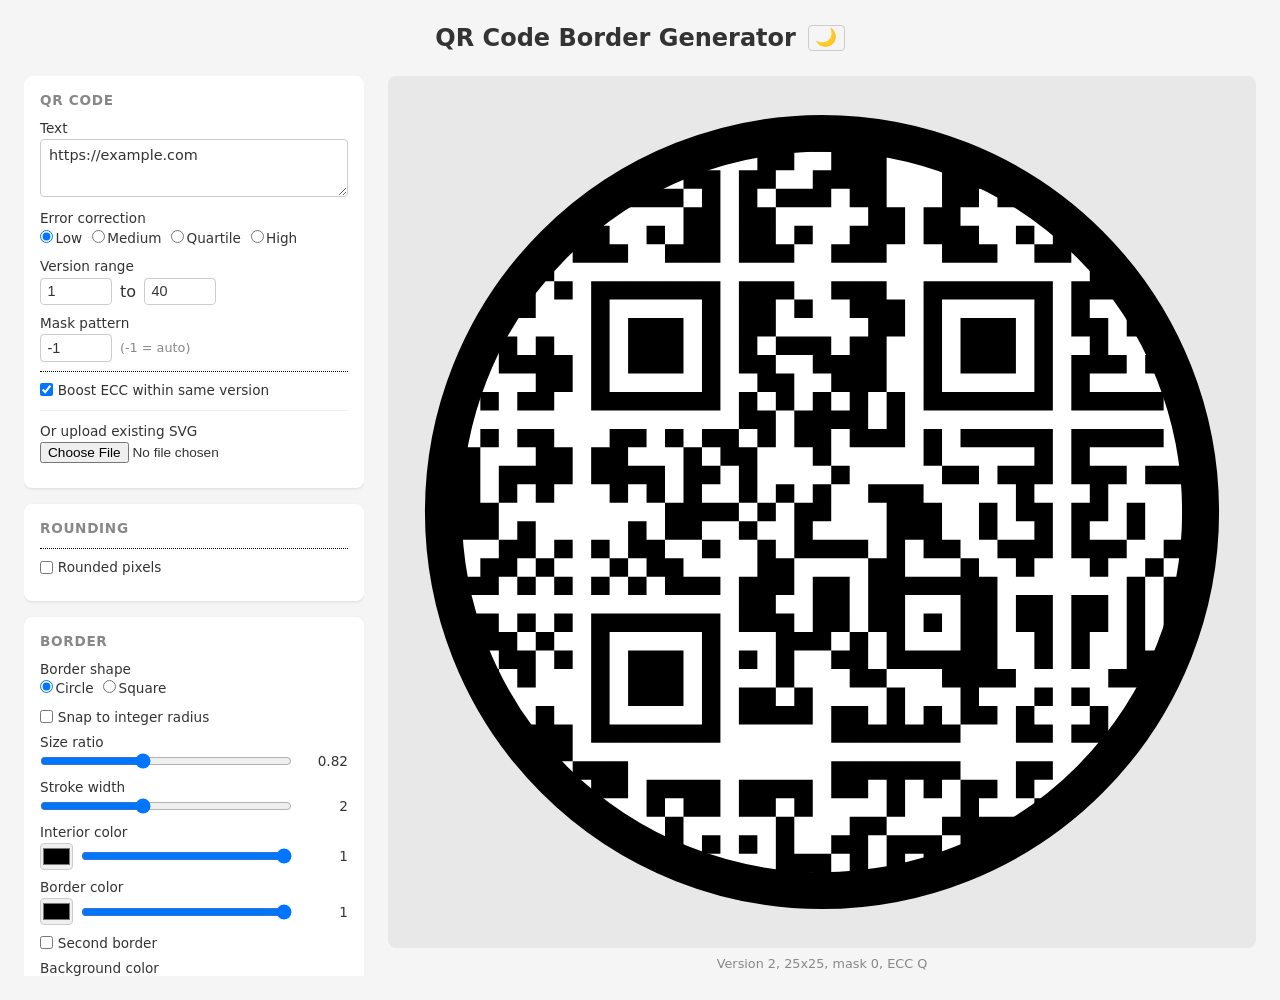
<file: index.html>
<!DOCTYPE html>
<html>
<head>
  <meta charset="UTF-8">
  <title>QR Code Border Generator</title>
  <link rel="stylesheet" href="base.css">
  <link rel="preload" as="style" href="index.css" onload="rel='stylesheet'">
</head>
<body>
  <div class="container">
    <div class="header">
      <h1>QR Code Border Generator</h1>
      <button id="theme-toggle" title="Toggle dark/light mode"></button>
    </div>
    <div class="layout">
      <div class="controls">

        <div class="panel">
          <h2>QR Code</h2>
          <div class="field">
            <label>Text</label>
            <textarea id="text-input" placeholder="Enter text for QR code">https://example.com</textarea>
          </div>
          <div class="field">
            <label>Error correction</label>
            <div class="radio-group">
              <label><input type="radio" name="ecc" value="low" checked>Low</label>
              <label><input type="radio" name="ecc" value="medium">Medium</label>
              <label><input type="radio" name="ecc" value="quartile">Quartile</label>
              <label><input type="radio" name="ecc" value="high">High</label>
            </div>
          </div>
          <div class="field">
            <label>Version range</label>
            <div class="field-row">
              <input type="number" id="version-min" value="1" min="1" max="40" step="1">
              <span>to</span>
              <input type="number" id="version-max" value="40" min="1" max="40" step="1">
            </div>
          </div>
          <div class="field">
            <label>Mask pattern</label>
            <div class="field-row">
              <input type="number" id="mask-input" value="-1" min="-1" max="7" step="1">
              <span style="font-size:0.8rem;color:var(--heading-muted)">(-1 = auto)</span>
            </div>
          </div>
          <div class="checkbox-row">
            <input type="checkbox" id="boost-ecc" checked>
            <label for="boost-ecc">Boost ECC within same version</label>
          </div>
          <div class="separator"></div>
          <div class="field file-upload">
            <label>Or upload existing SVG</label>
            <input type="file" id="file-input" accept=".svg">
          </div>
        </div>

        <div class="panel">
          <h2>Rounding</h2>
          <div class="checkbox-row">
            <input type="checkbox" id="rounded-pixels">
            <label for="rounded-pixels">Rounded pixels</label>
          </div>
          <div id="rounded-pixels-fields" style="display:none">
            <div class="field">
              <label>Outer radius</label>
              <div class="field-row">
                <input type="range" id="rounded-radius" min="0" max="0.5" step="0.01" value="0.3">
                <span class="range-value" id="rounded-radius-value">0.3</span>
              </div>
            </div>
            <div class="field">
              <label>Inner radius</label>
              <div class="field-row">
                <input type="range" id="rounded-inner" min="0" max="0.5" step="0.01" value="0.3">
                <span class="range-value" id="rounded-inner-value">0.3</span>
              </div>
            </div>
            <div class="checkbox-row">
              <input type="checkbox" id="full-l-corners">
              <label for="full-l-corners">Full-radius L-corners</label>
            </div>
            <div class="checkbox-row" id="skip-checker-l-corners-row" style="display:none; padding-left: 1.5em;">
              <input type="checkbox" id="skip-checker-l-corners">
              <label for="skip-checker-l-corners">Skip at diagonal neighbors</label>
            </div>
            <div class="field">
              <label>Renderer</label>
              <div class="radio-group">
                <label><input type="radio" name="renderer" value="per-pixel" checked>Per pixel</label>
                <label><input type="radio" name="renderer" value="clean-path">Clean path</label>
                <label><input type="radio" name="renderer" value="contour">Contour</label>
              </div>
            </div>
            <div class="field">
              <label>Connect diagonals</label>
              <div class="field-row">
                <input type="range" id="connect-diagonals" min="0" max="5" step="0.25" value="0">
                <span class="range-value" id="connect-diagonals-value">Off</span>
                <select id="cd-order">
                  <option value="default">Islands first</option>
                  <option value="reverse">Bays first</option>
                  <option value="random">Random</option>
                </select>
              </div>
            </div>
            <div class="checkbox-row">
              <input type="checkbox" id="diag-only">
              <label for="diag-only">Suppress corners at diagonals</label>
            </div>
            <div class="field">
              <label>Tip style <a href="tip-editor.html" target="_blank" class="edit-link">Edit…</a></label>
              <select id="tip-style"></select>
            </div>
            <div id="tip-mix-sliders" style="display:none"></div>
            <div class="field">
              <label>Tip base</label>
              <div class="field-row">
                <input type="range" id="tip-base" min="0" max="0.9" step="0.05" value="0">
                <output id="tip-base-val">0</output>
              </div>
            </div>
            <div class="field">
              <label>Island style <a href="island-editor.html" target="_blank" class="edit-link">Edit…</a></label>
              <select id="island-style"></select>
            </div>
            <div id="island-mix-sliders" style="display:none"></div>
            <div class="field">
              <label>Jiggle</label>
              <div class="field-row">
                <input type="range" id="jiggle" min="0" max="1" step="0.01" value="0">
                <span class="range-value" id="jiggle-value">0</span>
              </div>
            </div>
            <div class="field">
              <label>Wobble freq</label>
              <div class="field-row">
                <input type="range" id="wobble-freq" min="0" max="0.2" step="0.001" value="0">
                <span class="range-value" id="wobble-freq-value">0</span>
              </div>
            </div>
            <div class="field">
              <label>Wobble octaves</label>
              <div class="field-row">
                <input type="range" id="wobble-octaves" min="1" max="5" step="1" value="3">
                <span class="range-value" id="wobble-octaves-value">3</span>
              </div>
            </div>
            <div class="field">
              <label>Wobble scale</label>
              <div class="field-row">
                <input type="range" id="wobble-scale" min="0" max="2" step="0.01" value="0">
                <span class="range-value" id="wobble-scale-value">0</span>
              </div>
            </div>
            <div class="field">
              <label>Finder ring</label>
              <select id="finder-ring">
                <option value="solid">Solid</option>
                <option value="split">Split</option>
                <option value="random-split">Random split</option>
                <option value="random">Random</option>
              </select>
            </div>
            <div class="field" id="finder-ring-seed-field" style="display:none">
              <label>Ring seed</label>
              <div class="field-row">
                <input type="number" id="finder-ring-seed" value="0" min="0" step="1">
              </div>
            </div>
            <div class="field" id="finder-ring-cut-field" style="display:none">
              <label>Ring cut freq</label>
              <div class="field-row">
                <input type="range" id="finder-ring-cut" min="0" max="1" step="0.01" value="0.5">
                <span class="range-value" id="finder-ring-cut-value">0.50</span>
              </div>
            </div>
            <div class="field">
              <label>Finder center</label>
              <select id="finder-center">
                <option value="solid">Solid</option>
                <option value="cross">Cross + corners</option>
                <option value="scatter">Scatter</option>
                <option value="random">Random</option>
                <option value="mix">Mix</option>
              </select>
            </div>
            <div id="finder-center-mix" style="display:none"></div>
            <div class="field" id="finder-seed-field" style="display:none">
              <label>Center seed</label>
              <div class="field-row">
                <input type="number" id="finder-seed" value="0" min="0" step="1">
              </div>
            </div>
          </div>
        </div>

        <div class="panel">
          <h2>Border</h2>
          <div class="field">
            <label>Border shape</label>
            <div class="radio-group">
              <label><input type="radio" name="border-shape" value="circle" checked>Circle</label>
              <label><input type="radio" name="border-shape" value="square">Square</label>
            </div>
          </div>
          <div class="field" id="corner-radius-field" style="display:none">
            <label>Corner radius</label>
            <div class="field-row">
              <input type="range" id="corner-radius" min="0" max="1" step="0.01" value="0">
              <span class="range-value" id="corner-radius-value">0</span>
            </div>
          </div>
          <div class="checkbox-row">
            <input type="checkbox" id="snap-radius">
            <label for="snap-radius">Snap to integer radius</label>
          </div>
          <div class="field">
            <label>Size ratio</label>
            <div class="field-row">
              <input type="range" id="circle-ratio" min="0.5" max="1.3" step="0.01" value="0.82">
              <span class="range-value" id="circle-ratio-value">0.82</span>
            </div>
          </div>
          <div class="field">
            <label>Stroke width</label>
            <div class="field-row">
              <input type="range" id="stroke-width" min="0" max="5" step="0.25" value="2">
              <span class="range-value" id="stroke-width-value">2</span>
            </div>
          </div>
          <div class="field">
            <label>Interior color</label>
            <div class="field-row">
              <input type="color" id="fg-color" value="#000000" style="width:2.5em;height:2em;padding:0;border:1px solid #ccc;border-radius:4px;">
              <input type="range" id="fg-alpha" min="0" max="1" step="0.01" value="1">
              <span class="range-value" id="fg-alpha-value">1</span>
            </div>
          </div>
          <div class="field">
            <label>Border color</label>
            <div class="field-row">
              <input type="color" id="border-color" value="#000000" style="width:2.5em;height:2em;padding:0;border:1px solid #ccc;border-radius:4px;">
              <input type="range" id="border-alpha" min="0" max="1" step="0.01" value="1">
              <span class="range-value" id="border-alpha-value">1</span>
            </div>
          </div>
          <div class="checkbox-row">
            <input type="checkbox" id="border2-enabled">
            <label for="border2-enabled">Second border</label>
          </div>
          <div id="border2-fields" style="display:none">
            <div class="field">
              <label>Second border color</label>
              <div class="field-row">
                <input type="color" id="border2-color" value="#ffffff" style="width:2.5em;height:2em;padding:0;border:1px solid #ccc;border-radius:4px;">
              <input type="range" id="border2-alpha" min="0" max="1" step="0.01" value="1">
              <span class="range-value" id="border2-alpha-value">1</span>
              </div>
            </div>
            <div class="field">
              <label>Second border width</label>
              <div class="field-row">
                <input type="range" id="border2-width" min="0" max="10" step="0.25" value="4">
                <span class="range-value" id="border2-width-value">4</span>
              </div>
            </div>
            <div class="field">
              <label>Second border offset</label>
              <div class="field-row">
                <input type="range" id="border2-offset" min="-5" max="5" step="0.25" value="0">
                <span class="range-value" id="border2-offset-value">0</span>
              </div>
            </div>
            <div class="checkbox-row">
              <input type="checkbox" id="border2-trim">
              <label for="border2-trim">Trim fluff at border</label>
            </div>
          </div>
          <div class="field">
            <label>Background color</label>
            <div class="field-row">
              <input type="color" id="bg-color" value="#ffffff" style="width:2.5em;height:2em;padding:0;border:1px solid #ccc;border-radius:4px;">
              <input type="range" id="bg-alpha" min="0" max="1" step="0.01" value="1">
              <span class="range-value" id="bg-alpha-value">1</span>
            </div>
          </div>
          <div class="field">
            <label>Background shape</label>
            <div class="radio-group">
              <label><input type="radio" name="bg-shape" value="rect">Rectangle</label>
              <label><input type="radio" name="bg-shape" value="circle" checked>Border</label>
            </div>
          </div>
          <div class="field">
            <label>Fluff gap</label>
            <div class="field-row">
              <input type="range" id="gap" min="0" max="5" step="1" value="1">
              <span class="range-value" id="gap-value">1</span>
            </div>
          </div>
          <div class="field">
            <label>Flank gap</label>
            <div class="field-row">
              <input type="range" id="flank-gap" min="0" max="5" step="1" value="1">
              <span class="range-value" id="flank-gap-value">1</span>
            </div>
          </div>
          <div class="checkbox-row">
            <input type="checkbox" id="shuffle">
            <label for="shuffle">Shuffle fluff</label>
          </div>
          <div class="checkbox-row">
            <input type="checkbox" id="rand-align" checked>
            <label for="rand-align">Randomize alignments</label>
          </div>
          <div class="checkbox-row">
            <input type="checkbox" id="rand-fluff">
            <label for="rand-fluff">Random fluff</label>
          </div>
          <div class="checkbox-row">
            <input type="checkbox" id="no-fluff">
            <label for="no-fluff">No fluff</label>
          </div>
        </div>

        <div class="panel">
          <h2>Puzzle</h2>
          <div class="checkbox-row">
            <input type="checkbox" id="obfuscate">
            <label for="obfuscate">Obfuscate (puzzle)</label>
          </div>
          <div id="obfuscate-fields" style="display:none">
            <div class="field">
              <label>Top-left finder</label>
              <div class="field-row">
                <input type="range" id="obf-tl" min="0" max="1" step="0.01" value="0">
                <span class="range-value" id="obf-tl-value">0</span>
              </div>
            </div>
            <div class="field">
              <label>Top-right finder</label>
              <div class="field-row">
                <input type="range" id="obf-tr" min="0" max="1" step="0.01" value="0">
                <span class="range-value" id="obf-tr-value">0</span>
              </div>
            </div>
            <div class="field">
              <label>Bottom-left finder</label>
              <div class="field-row">
                <input type="range" id="obf-bl" min="0" max="1" step="0.01" value="0">
                <span class="range-value" id="obf-bl-value">0</span>
              </div>
            </div>
            <div class="field">
              <label>Alignment patterns</label>
              <div class="field-row">
                <input type="range" id="obf-align" min="0" max="1" step="0.01" value="0">
                <span class="range-value" id="obf-align-value">0</span>
              </div>
            </div>
            <div class="checkbox-row">
              <input type="checkbox" id="obf-dark-only">
              <label for="obf-dark-only">Dark regions only</label>
            </div>
            <div class="checkbox-row">
              <input type="checkbox" id="obf-border">
              <label for="obf-border">Overlay border</label>
            </div>
            <div class="field">
              <label>Overlay tint</label>
              <input type="text" id="obf-tint" value="rgba(0,0,30,0.1)">
            </div>
          </div>
        </div>

        <div class="panel">
          <h2>Debug</h2>
          <div class="checkbox-row">
            <input type="checkbox" id="colorful">
            <label for="colorful">Debug (colorful)</label>
          </div>
        </div>

        <div class="btn-row">
          <button class="btn btn-primary" id="download-btn">Download SVG</button>
          <div class="repro-menu" id="repro-menu">
            <button class="btn btn-secondary" id="repro-btn">Repro JSON</button>
            <div class="repro-dropdown">
              <button class="repro-item" id="repro-copy">Copy</button>
              <button class="repro-item" id="repro-download">Download</button>
              <button class="repro-item" id="repro-open">Open file...</button>
              <label class="repro-item repro-paste-label">
                <span class="repro-paste-area">
                  <textarea class="repro-paste-input" rows="1"></textarea>
                  <span class="repro-paste-hint">Paste JSON</span>
                </span>
              </label>
            </div>
            <input type="file" id="repro-file-input" accept=".json" style="display:none">
          </div>
        </div>
      </div>

      <div class="preview">
        <div id="preview-svg"></div>
        <div class="stats" id="stats"></div>
        <div class="step-controls" id="step-controls" style="margin-top:0.5rem;display:none;align-items:center;gap:0.5rem;width:100%;max-width:500px;">
          <button id="step-play" class="btn btn-secondary" style="flex:none;width:2.2em;height:2.2em;padding:0;font-size:1rem;">&#9654;</button>
          <input type="range" id="step-slider" min="0" max="10" value="10" style="flex:1;">
          <span id="step-label" style="font-size:0.8rem;color:var(--heading-muted);min-width:5em;text-align:right;">All</span>
        </div>
      </div>
    </div>
  </div>
  <script src="theme-toggle.js"></script>
  <script src="qrcodegen.js"></script>
  <script type="module" src="index.mjs"></script>
</body>
</html>
</file>
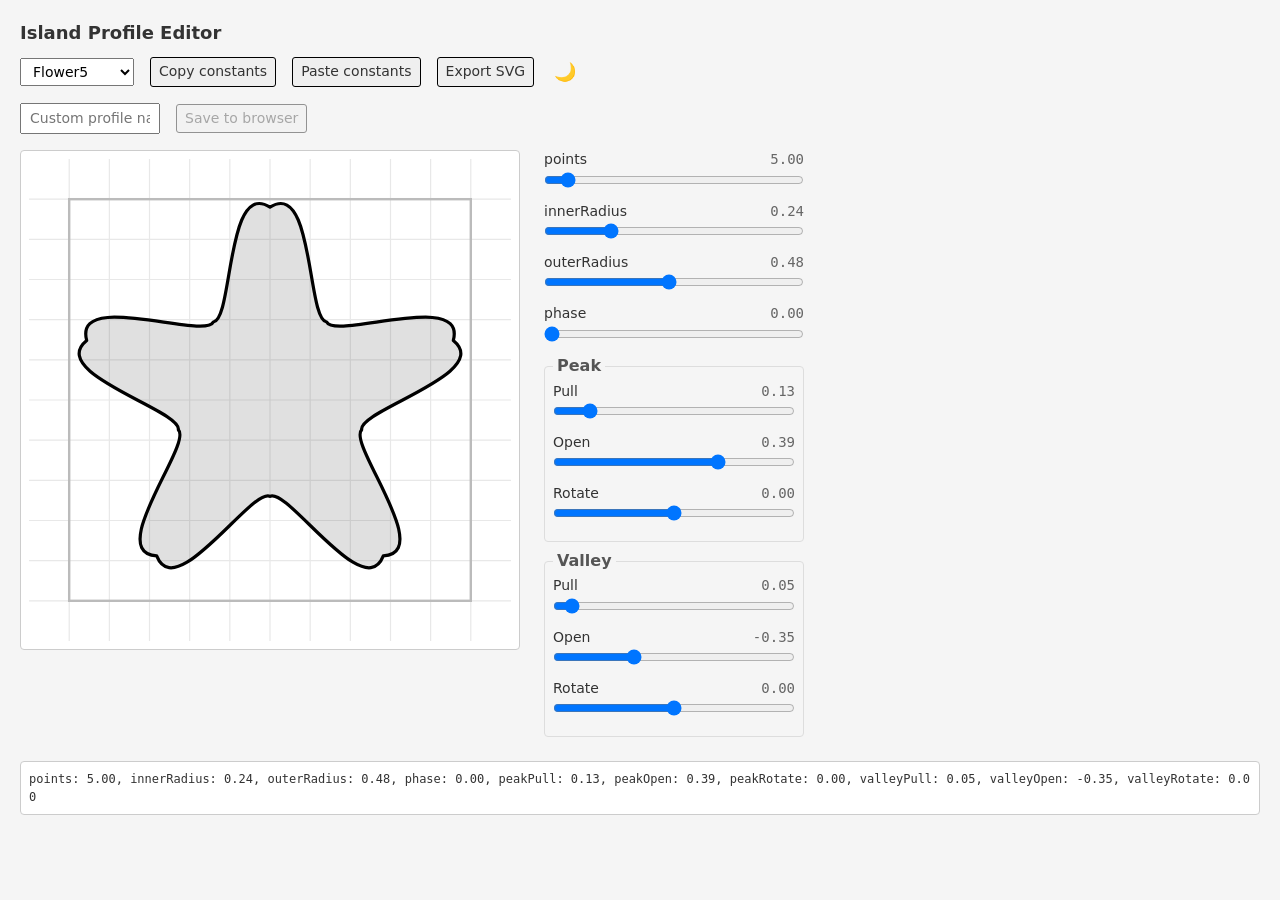
<file: island-editor.html>
<!DOCTYPE html>
<html lang="en">
<head>
  <meta charset="utf-8" />
  <title>Island Profile Editor</title>
  <link rel="stylesheet" href="base.css">
  <link rel="stylesheet" href="profile-editor.css">
</head>
<body>
  <h1>Island Profile Editor</h1>

  <div class="top">
    <select id="style-select"></select>
    <button id="copy-btn">Copy constants</button>
    <label class="paste-label"><span class="paste-area"><textarea class="paste-input" rows="1"></textarea><span class="paste-hint">Paste constants</span></span></label>
    <button id="export-btn">Export SVG</button>
    <button id="theme-toggle" title="Toggle dark/light mode"></button>
    <span id="copy-msg"></span>
  </div>
  <div class="top save-row">
    <input type="text" id="save-name" placeholder="Custom profile name">
    <button id="save-btn">Save to browser</button>
    <button id="delete-btn" style="display:none">Delete</button>
  </div>

  <div class="main">
    <div class="canvas-wrap">
      <svg id="canvas" viewBox="-0.12 -0.12 1.24 1.24" width="500" height="500">
        <g id="grid"></g>
        <rect x="0" y="0" width="1" height="1" fill="none" stroke="#bbb" stroke-width="0.006"></rect>
        <path id="shape" fill="rgba(0,0,0,0.12)" stroke="#000" stroke-width="0.008" stroke-linejoin="round"></path>
      </svg>
    </div>
    <div class="sliders" id="sliders"></div>
  </div>

  <div class="code-out" id="code-out"></div>

  <script type="module">
    import { ISLAND_PROFILES, buildRadialIslandPath } from "./island-profiles.mjs";
    import { initProfileEditor } from "./profile-editor.mjs";

    initProfileEditor({
      profiles: ISLAND_PROFILES,
      lsKey: "qr-custom-island-profiles",
      defaultStyle: "flower5",
      buildPath: (_style, params) => buildRadialIslandPath(0.5, 0.5, params),
      sliderRange(name) {
        if (name === "points") return { min: 2, max: 48, step: 1 };
        if (name === "phase") return { min: 0, max: 1, step: 0.01 };
        if (name.endsWith("Open") || name.endsWith("Rotate")) return { min: -1, max: 1, step: 0.01 };
        return { min: 0, max: 1, step: 0.01 };
      },
      exportPrefix: "island",
    });
  </script>
  <script src="theme-toggle.js"></script>
</body>
</html>
</file>
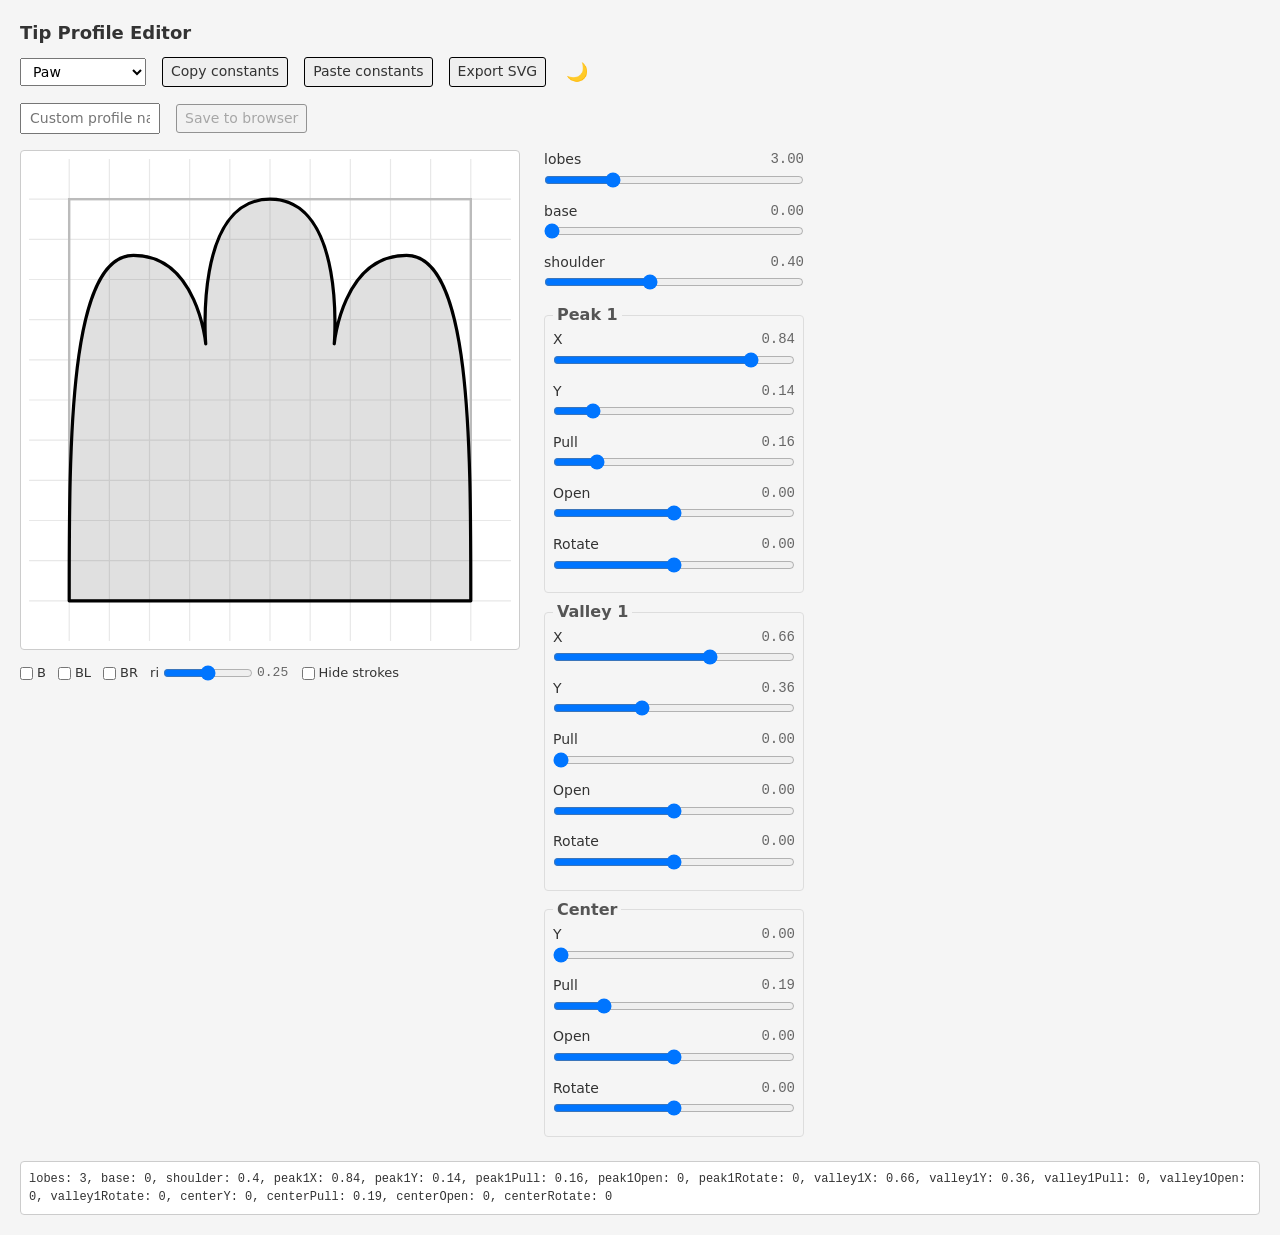
<file: tip-editor.html>
<!DOCTYPE html>
<html lang="en">
<head>
<meta charset="utf-8">
<title>Tip Profile Editor</title>
<link rel="stylesheet" href="base.css">
<link rel="stylesheet" href="profile-editor.css">
</head>
<body>

<h1>Tip Profile Editor</h1>

<div class="top">
  <select id="style-select"></select>
  <button id="copy-btn">Copy constants</button>
  <label class="paste-label"><span class="paste-area"><textarea class="paste-input" rows="1"></textarea><span class="paste-hint">Paste constants</span></span></label>
  <button id="export-btn">Export SVG</button>
  <button id="theme-toggle" title="Toggle dark/light mode"></button>
  <span id="copy-msg"></span>
</div>
<div class="top save-row">
  <input type="text" id="save-name" placeholder="Custom profile name">
  <button id="save-btn">Save to browser</button>
  <button id="delete-btn" style="display:none">Delete</button>
</div>

<div class="main">
  <div class="canvas-wrap">
    <svg id="canvas" viewBox="-0.12 -0.12 1.24 1.24" width="500" height="500">
      <g id="grid"></g>
      <g id="context-pixels"></g>
      <rect x="0" y="0" width="1" height="1" fill="none" stroke="#bbb" stroke-width="0.006"/>
      <path id="shape" fill="rgba(0,0,0,0.12)" stroke="#000" stroke-width="0.008" stroke-linejoin="round"/>
      <path id="fillets" fill="rgba(0,0,0,0.12)" stroke="none"/>
    </svg>
    <div class="context-controls">
      <label><input type="checkbox" id="ctx-b"> B</label>
      <label><input type="checkbox" id="ctx-bl"> BL</label>
      <label><input type="checkbox" id="ctx-br"> BR</label>
      <label class="ri-label">ri <input type="range" id="ctx-ri" min="0" max="0.5" step="0.01" value="0.25"><span id="ctx-ri-val">0.25</span></label>
      <label><input type="checkbox" id="ctx-no-stroke"> Hide strokes</label>
    </div>
  </div>
  <div class="sliders" id="sliders"></div>
</div>

<div class="code-out" id="code-out"></div>

<script type="module">
import { TIP_PROFILES, buildLobedTipPath } from "./per-pixel-paths.mjs";
import { initProfileEditor } from "./profile-editor.mjs";
import { innerFilletAt, buildFilletPath } from "./util/inner-fillet.mjs";

function buildPath(_style, params) {
  const f = v => {
    if (v === Math.round(v)) return String(Math.round(v));
    return v.toFixed(4).replace(/0+$/, "").replace(/\.$/, "");
  };
  const base = params.base || 0;
  const s = 1 - base;
  const p  = (u, v) => `${f(u)},${f(v)}`;
  const ps = (u, v) => `${f(u)},${f(v * s)}`;

  if (params.lobes) {
    return buildLobedTipPath(p, ps, params);
  } else {
    const { a, b } = params;
    return [
      `M${p(0, 1)}`,
      `L${p(1, 1)}`,
      `L${ps(1, 1)}`,
      `C${ps(1, a)},${ps(b, 0)},${ps(0.5, 0)}`,
      `C${ps(1 - b, 0)},${ps(0, a)},${ps(0, 1)}`,
      `L${p(0, 1)}`,
      `Z`
    ].join(" ");
  }
}

/**
 * Compute Bézier control-point handle pair for a lobed-tip node.
 * Replicates handlePair from buildLobedTipPath.
 */
function tipHandle(node) {
  const pull = node.pull ?? 0;
  if (!pull) return { in: [node.x, node.y], out: [node.x, node.y] };
  const open = Math.max(-1, Math.min(1, node.open ?? 0));
  const rotate = Math.max(-1, Math.min(1, node.rotate ?? 0));
  const t = Math.abs(open), axS = open < 0 ? -1 : 1;
  const ang = -Math.PI / 2 + rotate * (Math.PI / 2);
  const ax = Math.cos(ang), ay = Math.sin(ang), lx = -ay, ly = ax;
  const norm = (x, y) => { const m = Math.hypot(x, y) || 1; return [x / m, y / m]; };
  const [ix, iy] = norm(lx * (1 - t) + ax * axS * t, ly * (1 - t) + ay * axS * t);
  const [ox, oy] = norm(-lx * (1 - t) + ax * axS * t, -ly * (1 - t) + ay * axS * t);
  return {
    in:  [node.x + ix * pull, node.y + iy * pull],
    out: [node.x + ox * pull, node.y + oy * pull],
  };
}

/**
 * Find where horizontal line y=Y intersects the tip's edge cubic Bézier.
 * Works for both simple (a/b) and lobed tips.
 * Returns {px, py, tx, ty} compatible with buildFilletPath,
 * or null if Y is in the straight stem region.
 */
function findTipEdge(Y, params, side) {
  const base = params.base || 0;
  const s = 1 - base;
  if (Y >= s) return null; // stem region

  // Build the edge segment [P0..P3], oriented tip-to-base (t: 0→1 = top→bottom)
  let seg;
  if (params.lobes) {
    const { shoulder, peak1X, peak1Y } = params;
    const pull = params.peak1Pull ?? 0, open = params.peak1Open ?? 0, rot = params.peak1Rotate ?? 0;
    if (side === "left") {
      const n = { x: 1 - peak1X, y: peak1Y, pull, open, rotate: -rot };
      const h = tipHandle(n);
      seg = [[n.x, n.y * s], [h.out[0], h.out[1] * s], [0, (1 - shoulder) * s], [0, s]];
    } else {
      const n = { x: peak1X, y: peak1Y, pull, open, rotate: rot };
      const h = tipHandle(n);
      // Reverse the right shoulder segment so t goes tip→base
      seg = [[n.x, n.y * s], [h.in[0], h.in[1] * s], [1, (1 - shoulder) * s], [1, s]];
    }
  } else {
    const { a, b } = params;
    seg = side === "left"
      ? [[0.5, 0], [1 - b, 0], [0, a * s], [0, s]]
      : [[0.5, 0], [b, 0], [1, a * s], [1, s]];
  }

  // Scan line above the segment start → outside shoulder region
  if (Y < seg[0][1]) return null;

  // General cubic Bézier Newton solver: B_y(t) = Y
  const y0 = seg[0][1], y1 = seg[1][1], y2 = seg[2][1], y3 = seg[3][1];
  let t = 0.5;
  for (let i = 0; i < 20; i++) {
    const u = 1 - t;
    const By = u * u * u * y0 + 3 * u * u * t * y1 + 3 * u * t * t * y2 + t * t * t * y3;
    const f = By - Y;
    if (Math.abs(f) < 1e-10) break;
    const dBy = 3 * u * u * (y1 - y0) + 6 * u * t * (y2 - y1) + 3 * t * t * (y3 - y2);
    if (Math.abs(dBy) < 1e-12) break;
    t -= f / dBy;
    t = Math.max(0.001, Math.min(0.999, t));
  }

  const u = 1 - t;
  const x0 = seg[0][0], x1 = seg[1][0], x2 = seg[2][0], x3 = seg[3][0];
  const px = u * u * u * x0 + 3 * u * u * t * x1 + 3 * u * t * t * x2 + t * t * t * x3;
  const dx = 3 * u * u * (x1 - x0) + 6 * u * t * (x2 - x1) + 3 * t * t * (x3 - x2);
  const dy = 3 * u * u * (y1 - y0) + 6 * u * t * (y2 - y1) + 3 * t * t * (y3 - y2);
  const len = Math.hypot(dx, dy);

  return { px, py: Y, tx: dx / len, ty: dy / len };
}

// --- Context pixels & inner fillets ---
const canvas = document.getElementById("canvas");
const ctxGroup = document.getElementById("context-pixels");
const filletsPath = document.getElementById("fillets");
const ctxB = document.getElementById("ctx-b");
const ctxBL = document.getElementById("ctx-bl");
const ctxBR = document.getElementById("ctx-br");
const ctxRi = document.getElementById("ctx-ri");
const ctxRiVal = document.getElementById("ctx-ri-val");
const noStrokeCheckbox = document.getElementById("ctx-no-stroke");
const shapePath = document.getElementById("shape");
const canvasRect = document.querySelector("#canvas > rect");
noStrokeCheckbox.addEventListener("change", () => {
  const hide = noStrokeCheckbox.checked;
  shapePath.style.stroke = hide ? "none" : "";
  canvasRect.style.stroke = hide ? "none" : "";
});

function updateContext() {
  const b = ctxB.checked, bl = ctxBL.checked, br = ctxBR.checked;
  const ri = parseFloat(ctxRi.value);

  // Draw context pixel rectangles
  ctxGroup.innerHTML = "";
  const rects = [];
  if (b)  rects.push({ x: 0, y: 1, w: 1, h: 1 });
  if (bl) rects.push({ x: -1, y: 1, w: 1, h: 1 });
  if (br) rects.push({ x: 1, y: 1, w: 1, h: 1 });
  for (const { x, y, w, h } of rects) {
    const rect = document.createElementNS("http://www.w3.org/2000/svg", "rect");
    rect.setAttribute("x", x);
    rect.setAttribute("y", y);
    rect.setAttribute("width", w);
    rect.setAttribute("height", h);
    rect.setAttribute("fill", "var(--svg-shape-fill)");
    ctxGroup.appendChild(rect);
  }

  // Compute inner fillets at concave vertices
  const filletParts = [];
  if (ri > 0) {
    const style = document.getElementById("style-select").value;
    const params = TIP_PROFILES[style];

    // Vertex (0,1): concave "tl" when tip + B + BL on
    if (b && bl) {
      const eA = findTipEdge(1 - ri, params, "left");
      if (eA) {
        const eB = { px: -ri, py: 1, tx: -1, ty: 0 };
        filletParts.push(buildFilletPath(eA.px, eA.py, eA.tx, eA.ty, eB.px, eB.py, eB.tx, eB.ty, 0, 1));
      } else {
        filletParts.push(innerFilletAt(0, 1, "tl", ri));
      }
    }
    // Vertex (1,1): concave "tr" when tip + B + BR on
    if (b && br) {
      const eA = findTipEdge(1 - ri, params, "right");
      if (eA) {
        const eB = { px: 1 + ri, py: 1, tx: -1, ty: 0 };
        filletParts.push(buildFilletPath(eA.px, eA.py, eA.tx, eA.ty, eB.px, eB.py, eB.tx, eB.ty, 1, 1));
      } else {
        filletParts.push(innerFilletAt(1, 1, "tr", ri));
      }
    }
  }
  filletsPath.setAttribute("d", filletParts.join(" "));

  // Keep viewBox fixed — context pixels extend below/beside but framing stays the same
  canvas.setAttribute("viewBox", "-0.12 -0.12 1.24 1.24");
}

ctxB.addEventListener("change", updateContext);
ctxBL.addEventListener("change", updateContext);
ctxBR.addEventListener("change", updateContext);
ctxRi.addEventListener("input", () => {
  ctxRiVal.textContent = parseFloat(ctxRi.value).toFixed(2);
  updateContext();
});

initProfileEditor({
  profiles: TIP_PROFILES,
  lsKey: "qr-custom-tip-profiles",
  defaultStyle: "paw",
  buildPath,
  sliderRange(name) {
    if (name === "lobes") return { min: 0, max: 12, step: 1 };
    if (/(Open|Rotate)$/.test(name)) return { min: -1, max: 1, step: 0.02 };
    return { min: 0, max: 1, step: 0.01 };
  },
  exportPrefix: "tip",
  formatValue: (_k, v) => parseFloat(v.toFixed(2)).toString(),
  onUpdate: updateContext,
});

// Initial context render
updateContext();
</script>
<script src="theme-toggle.js"></script>
</body>
</html>
</file>
<file: base.css>
* { box-sizing: border-box; margin: 0; padding: 0; }
:root { color-scheme: light dark; }
:root[data-theme="dark"] { color-scheme: dark; }
:root[data-theme="light"] { color-scheme: light; }
</file>
<file: index.css>
:root {
  --bg: #f5f5f5;
  --fg: #333;
  --panel-bg: #fff;
  --panel-shadow: rgba(0,0,0,0.1);
  --heading-muted: #888;
  --input-border: #ccc;
  --input-bg: #fff;
  --input-fg: #333;
  --preview-bg: #e8e8e8;
  --btn-primary-bg: #333;
  --btn-primary-fg: #fff;
  --btn-primary-hover: #555;
  --btn-secondary-bg: #e0e0e0;
  --btn-secondary-fg: #333;
  --btn-secondary-hover: #d0d0d0;
  --separator: #eee;
  --dotted-border: #000;
}
@media (prefers-color-scheme: dark) {
  :root:not([data-theme="light"]) {
    --bg: #1a1a1a;
    --fg: #ddd;
    --panel-bg: #252525;
    --panel-shadow: rgba(0,0,0,0.4);
    --heading-muted: #999;
    --input-border: #444;
    --input-bg: #2a2a2a;
    --input-fg: #ddd;
    --preview-bg: #2a2a2a;
    --btn-primary-bg: #ddd;
    --btn-primary-fg: #1a1a1a;
    --btn-primary-hover: #bbb;
    --btn-secondary-bg: #383838;
    --btn-secondary-fg: #ddd;
    --btn-secondary-hover: #444;
    --separator: #333;
    --dotted-border: #888;
  }
}
:root[data-theme="dark"] {
  --bg: #1a1a1a;
  --fg: #ddd;
  --panel-bg: #252525;
  --panel-shadow: rgba(0,0,0,0.4);
  --heading-muted: #999;
  --input-border: #444;
  --input-bg: #2a2a2a;
  --input-fg: #ddd;
  --preview-bg: #2a2a2a;
  --btn-primary-bg: #ddd;
  --btn-primary-fg: #1a1a1a;
  --btn-primary-hover: #bbb;
  --btn-secondary-bg: #383838;
  --btn-secondary-fg: #ddd;
  --btn-secondary-hover: #444;
  --separator: #333;
  --dotted-border: #888;
}
body { font-family: system-ui, -apple-system, sans-serif; background: var(--bg); color: var(--fg); }
.container { margin: 0 auto; padding: 1.5rem; }
h1 { text-align: center; margin-bottom: 1.5rem; font-size: 1.5rem; }
.header { display: flex; justify-content: center; align-items: center; margin-bottom: 1.5rem; gap: 0.75rem; }
.header h1 { margin-bottom: 0; }
#theme-toggle {
  background: none; border: 1px solid var(--input-border); border-radius: 4px;
  cursor: pointer; font-size: 1.1rem; padding: 0.2rem 0.4rem; line-height: 1;
  color: var(--fg);
}
#theme-toggle:hover { background: var(--btn-secondary-bg); }
.layout { display: flex; gap: 1.5rem; }
.controls { flex: 0 0 340px; max-height: 100dvh; overflow-y: auto; position: sticky; top: 0; }
.preview { flex: 1; display: flex; flex-direction: column; align-items: center; }

.panel {
  background: var(--panel-bg); border-radius: 8px; padding: 1rem;
  box-shadow: 0 1px 3px var(--panel-shadow); margin-bottom: 1rem;
}
.panel h2 { font-size: 0.85rem; text-transform: uppercase; letter-spacing: 0.05em;
  color: var(--heading-muted); margin-bottom: 0.75rem; }

.field, .checkbox-row { margin-bottom: 0.6rem; }
.panel > .checkbox-row:nth-last-child(-n+3) {
  border-top: 1px dotted var(--dotted-border); margin-top: 0.6rem; padding-top: 0.6rem;
}
.field label { display: block; font-size: 0.85rem; font-weight: 500; margin-bottom: 0.2rem; }
.edit-link { font-weight: 400; font-size: 0.8rem; color: var(--heading-muted); }
.field-row { display: flex; align-items: center; gap: 0.5rem; }
.field input[type=text], .field textarea, .field select {
  width: 100%; padding: 0.4rem 0.5rem; border: 1px solid var(--input-border); border-radius: 4px;
  font-size: 0.9rem; font-family: inherit; background: var(--input-bg); color: var(--input-fg);
}
.field textarea { height: 4em; resize: vertical; }
.field input[type=number] {
  width: 5em; padding: 0.3rem 0.4rem; border: 1px solid var(--input-border); border-radius: 4px;
  font-size: 0.9rem; background: var(--input-bg); color: var(--input-fg);
}
.field input[type=range] { flex: 1; }
.field .range-value { font-size: 0.85rem; min-width: 3.5em; text-align: right; font-variant-numeric: tabular-nums; }

.radio-group { display: flex; gap: 0.6rem; flex-wrap: wrap; }
.radio-group label { font-size: 0.85rem; cursor: pointer; }
.radio-group input { margin-right: 0.15rem; }

.checkbox-row { display: flex; align-items: center; gap: 0.3rem; }
.checkbox-row label { font-size: 0.85rem; cursor: pointer; }

#preview-svg {
  width: 100%; aspect-ratio: 1;
  max-height: 100dvh;
  background: var(--preview-bg); border-radius: 8px;
}
#preview-svg svg { width: 100%; height: 100%; }

.stats { font-size: 0.8rem; color: var(--heading-muted); margin-top: 0.5rem; text-align: center; }

.btn-row { display: flex; gap: 0.5rem; margin: 1rem 0; }
.btn {
  flex: 1; padding: 0.5rem; border: none; border-radius: 4px; cursor: pointer;
  font-size: 0.85rem; font-weight: 500;
}
.btn-primary { background: var(--btn-primary-bg); color: var(--btn-primary-fg); }
.btn-primary:hover { background: var(--btn-primary-hover); }
.btn-secondary { background: var(--btn-secondary-bg); color: var(--btn-secondary-fg); }
.btn-secondary:hover { background: var(--btn-secondary-hover); }

.repro-menu { position: relative; flex: 1; }
.repro-menu #repro-btn { width: 100%; }
.repro-menu #repro-btn::before { content: ''; position: absolute; left: 0; top: -4px; width: 100%; height: 4px; }
.repro-dropdown {
  position: absolute; bottom: 100%; left: 0; right: 0;
  background: var(--panel-bg); border: 1px solid var(--input-border);
  border-radius: 4px; box-shadow: 0 -2px 8px var(--panel-shadow);
  display: none; flex-direction: column;
  margin-bottom: 4px; z-index: 10;
}
.repro-menu:hover .repro-dropdown,
.repro-menu.open .repro-dropdown { display: flex; }
.repro-item {
  padding: 0.5rem 0.75rem; border: none; background: none;
  text-align: left; cursor: pointer; font: inherit; color: var(--fg);
  font-size: 0.85rem;
}
.repro-item:hover { background: var(--btn-secondary-hover); }
.repro-item + .repro-item { border-top: 1px solid var(--separator); }
.repro-paste-area { position: relative; white-space: nowrap; }
.repro-paste-input {
  font: inherit; border: none; background: transparent; padding: 0; margin: 0;
  opacity: 0; cursor: inherit; resize: none; width: 100%; height: 1.3em;
  overflow: hidden; position: absolute; left: 0; top: 0;
  color: var(--fg);
}
.repro-paste-input:focus { opacity: 1; outline: none; }
.repro-paste-input:focus + .repro-paste-hint { opacity: 0; pointer-events: none; }

.separator { border-top: 1px solid var(--separator); margin: 0.75rem 0; }

.file-upload { position: relative; }
.file-upload input[type=file] { width: 100%; font-size: 0.85rem; }

@media (max-width: 760px) {
  .container {
    display: flex; flex-direction: column;
    height: 100dvh; overflow: hidden; padding-bottom: 0;
  }
  .header { flex-shrink: 0; }
  .layout {
    flex-direction: column; flex: 1; min-height: 0;
  }
  .preview { order: -1; flex: initial; }
  #preview-svg { width: min(100%, 35dvh); margin: 0 auto; }
  .controls {
    flex: 1 1 0; min-height: 0; overflow-y: auto;
    max-height: none; position: static;
  }
}
@supports (appearance: base-select) {
  select, ::picker(select) { appearance: base-select; }
  select { background: var(--input-bg); color: var(--input-fg); border-color: var(--input-border); }
  ::picker(select) { background: var(--input-bg); border: 1px solid var(--input-border); }
  option { background: var(--input-bg); color: var(--input-fg); }
}
</file>
<file: profile-editor.css>
:root {
  --bg: #f5f5f5;
  --fg: #333;
  --canvas-bg: #fff;
  --canvas-border: #ccc;
  --btn-bg: rgb(239, 239, 239);
  --btn-border: #000;
  --val-color: #666;
  --code-bg: #fff;
  --code-border: #ccc;
  --fieldset-border: #ddd;
  --legend-color: #555;
  --svg-grid: #e8e8e8;
  --svg-rect: #bbb;
  --svg-shape-fill: rgba(0,0,0,0.12);
  --svg-shape-stroke: #000;
}
@media (prefers-color-scheme: dark) {
  :root:not([data-theme="light"]) {
    --bg: #1a1a1a;
    --fg: #ddd;
    --canvas-bg: #252525;
    --canvas-border: #444;
    --btn-bg: #383838;
    --btn-border: #888;
    --val-color: #999;
    --code-bg: #252525;
    --code-border: #444;
    --fieldset-border: #444;
    --legend-color: #999;
    --svg-grid: #2e2e2e;
    --svg-rect: #555;
    --svg-shape-fill: rgba(255,255,255,0.12);
    --svg-shape-stroke: #ddd;
  }
}
:root[data-theme="dark"] {
  --bg: #1a1a1a;
  --fg: #ddd;
  --canvas-bg: #252525;
  --canvas-border: #444;
  --btn-bg: #383838;
  --btn-border: #888;
  --val-color: #999;
  --code-bg: #252525;
  --code-border: #444;
  --fieldset-border: #444;
  --legend-color: #999;
  --svg-grid: #2e2e2e;
  --svg-rect: #555;
  --svg-shape-fill: rgba(255,255,255,0.12);
  --svg-shape-stroke: #ddd;
}
body { font: 14px/1.4 system-ui, sans-serif; background: var(--bg); color: var(--fg); padding: 20px; }
h1 { font-size: 18px; margin-bottom: 12px; }
.top { display: flex; align-items: center; gap: 16px; margin-bottom: 16px; flex-wrap: wrap; }
.top select { font: inherit; padding: 4px 8px; cursor: pointer; }
.top button, .top label { font: inherit; cursor: pointer; border: 1px solid var(--btn-border); background: var(--btn-bg); color: var(--fg); border-radius: 3px; padding: 4px 8px; }
.top button:disabled { cursor: not-allowed; opacity: 0.4; }
.top input[type=text] { font: inherit; padding: 4px 8px; width: 140px; }
#theme-toggle { background: none; border: none; font-size: 18px; line-height: 1; padding: 2px 4px; }
.main { display: flex; gap: 24px; align-items: flex-start; }
.canvas-wrap { flex-shrink: 0; }
.canvas-wrap svg { background: var(--canvas-bg); border: 1px solid var(--canvas-border); border-radius: 4px; }
#grid path { stroke: var(--svg-grid); }
#canvas > rect { stroke: var(--svg-rect); }
#shape { fill: var(--svg-shape-fill); stroke: var(--svg-shape-stroke); }
.sliders { min-width: 260px; }
.slider-row { margin-bottom: 8px; }
.slider-row label { display: flex; justify-content: space-between; font-size: 14px; margin-bottom: 2px; }
.slider-row .val { font-family: monospace; color: var(--val-color); }
.slider-row input[type=range] { width: 100%; }
.code-out {
  margin-top: 16px; font: 12px/1.5 monospace; background: var(--code-bg); border: 1px solid var(--code-border);
  border-radius: 4px; padding: 8px; white-space: pre-wrap; word-break: break-all; min-height: 40px;
}
.copied { color: #2a2; font-weight: bold; }
.sliders fieldset { border: 1px solid var(--fieldset-border); border-radius: 4px; padding: 4px 8px 6px; margin-bottom: 8px; }
.sliders fieldset legend { font-size: 16px; font-weight: 600; color: var(--legend-color); padding: 0 4px; }
.save-row { display: flex; align-items: center; gap: 16px; }
.paste-label { cursor: pointer; padding: 4px 8px; width: min-content; }
.paste-area { position: relative; white-space: nowrap; }
.paste-input {
  font: inherit; border: none; background: transparent; padding: 0; margin: 0;
  opacity: 0; cursor: inherit; resize: none; width: 100%; height: 1.3em;
  overflow: hidden; position: absolute; left: 0; top: 0;
}
.paste-input:focus { opacity: 1; outline: none; }
.paste-input:focus + .paste-hint { opacity: 0; pointer-events: none; }
.context-controls {
  display: flex; align-items: center; gap: 12px; margin-top: 8px; font-size: 13px;
}
.context-controls label { display: flex; align-items: center; gap: 4px; cursor: pointer; }
.ri-label { gap: 6px; }
.ri-label input[type=range] { width: 90px; }
.ri-label span { font-family: monospace; color: var(--val-color); min-width: 2.5em; }
#fillets { fill: var(--svg-shape-fill); }
#context-pixels rect { fill: var(--svg-shape-fill); }

@supports (appearance: base-select) {
  select,
  ::picker(select) {
    appearance: base-select;
  }

  select {
    min-inline-size: 8rem;
    padding: 0.5rem 2.25rem 0.5rem 0.8rem;
    border: 1px solid var(--canvas-border);
    border-radius: 0.5rem;
    background: var(--canvas-bg);
    color: var(--fg);
    line-height: 1.25;
  }

  select:hover,
  select:focus-visible {
    background: color-mix(in oklab, var(--canvas-bg) 92%, var(--fg) 8%);
  }

  select::picker-icon {
    color: color-mix(in oklab, var(--fg) 72%, transparent);
  }

  ::picker(select) {
    margin-top: 0.25rem;
    padding-block: 0.25rem;
    border: 1px solid var(--canvas-border);
    border-radius: 0.5rem;
    background: var(--canvas-bg);
    box-shadow:
      0 6px 18px rgb(0 0 0 / 0.12),
      0 2px 6px rgb(0 0 0 / 0.08);
    overflow: clip;
  }

  option {
    padding: 4px 8px;
    color: var(--fg);
    background: var(--canvas-bg);
    line-height: 1.25;
  }

  option:not([disabled]):hover,
  option:not([disabled]):focus {
    background: color-mix(in oklab, var(--canvas-bg) 88%, var(--fg) 12%);
  }

  option:checked {
    font-weight: 600;
    background: color-mix(in oklab, var(--canvas-bg) 84%, var(--fg) 16%);
  }

  option::checkmark {
    order: 1;
    margin-left: auto;
    color: color-mix(in oklab, var(--fg) 72%, transparent);
  }
}
</file>
